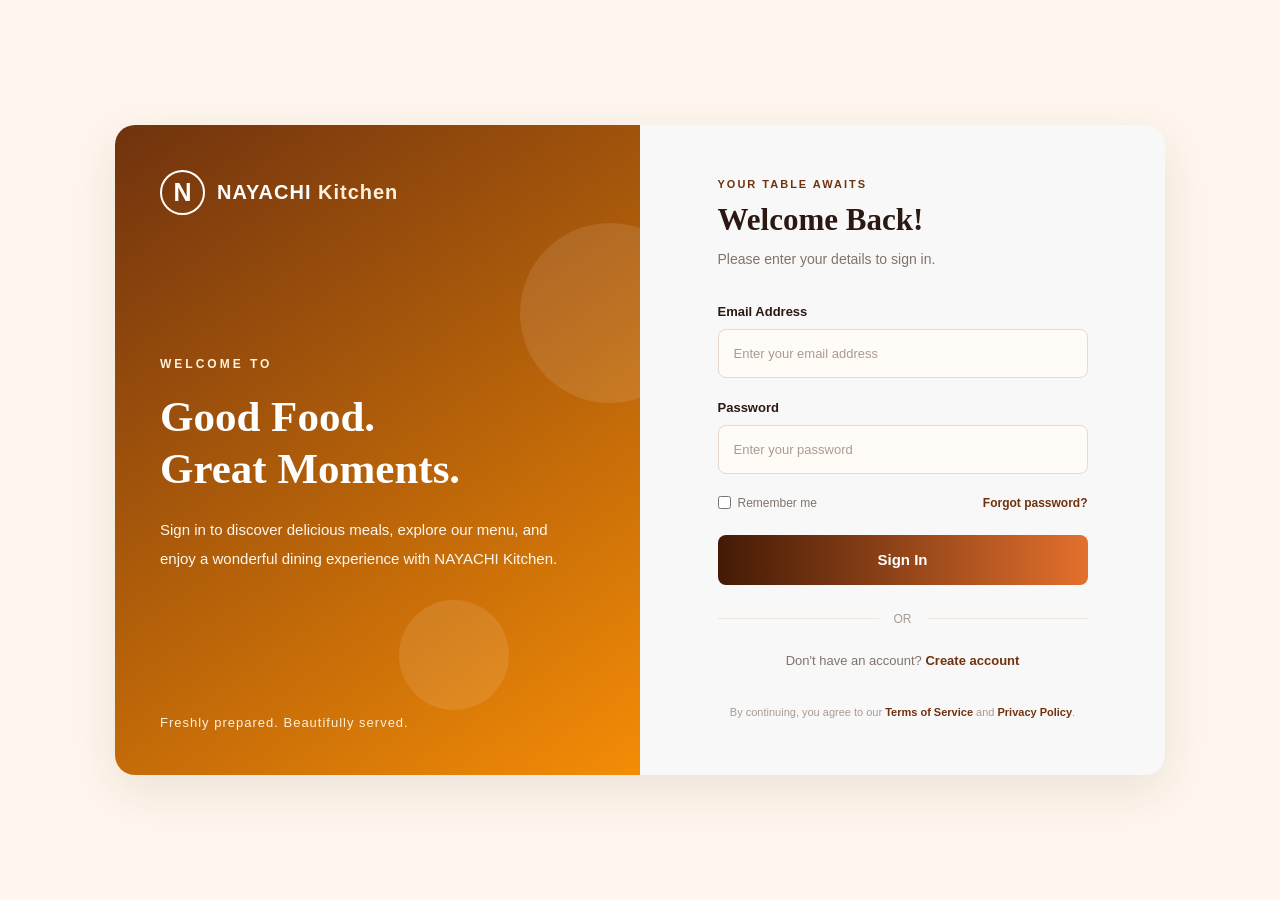
<file: index.html>
<!DOCTYPE html>
<html lang="en">

<head>
    <meta charset="UTF-8">
    <meta name="viewport" content="width=device-width, initial-scale=1.0">

    <title>NAYACHI Kitchen | Login</title>

    <link rel="stylesheet" href="style.css">
</head>

<body>

    <main class="login-container">

        <section class="restaurant-info">
            <div class="brand">
                <span class="brand-icon">N</span>
                <h2>NAYACHI <span>Kitchen</span></h2>
            </div>

            <div class="welcome-text">
                <p class="subtitle">WELCOME TO</p>

                <h1>Good Food.<br>
                    Great Moments.</h1>

                <p>
                    Sign in to discover delicious meals,
                    explore our menu, and enjoy a wonderful
                    dining experience with NAYACHI Kitchen.
                </p>
            </div>

            <p class="restaurant-footer">
                Freshly prepared. Beautifully served.
            </p>
        </section>


        <section class="login-section">

            <div class="login-form-container">

                <p class="small-heading">YOUR TABLE AWAITS</p>

                <h2>Welcome Back!</h2>

                <p class="description">
                    Please enter your details to sign in.
                </p>

                <form id="loginForm">

                    <div class="form-group">
                        <label for="email">Email Address</label>

                        <input type="email" id="email" placeholder="Enter your email address" required>
                    </div>

                    <div class="form-group">
                        <label for="password">Password</label>

                        <input type="password" id="password" placeholder="Enter your password" required minlength="6">
                    </div>

                    <div class="form-options">
                        <label class="remember">
                            <input type="checkbox" id="remember">
                            Remember me
                        </label>

                        <a href="#" id="forgotPassword">
                            Forgot password?
                        </a>
                    </div>

                    <button type="submit" class="login-button">
                        Sign In
                    </button>

                    <p id="message" role="status"></p>

                </form>

                <div class="divider">
                    <span>OR</span>
                </div>

                <p class="signup-text">
                    Don't have an account?
                    <a href="#" id="signupLink">Create account</a>
                </p>

                <p class="terms">
                    By continuing, you agree to our
                    <a href="#">Terms of Service</a>
                    and
                    <a href="#">Privacy Policy</a>.
                </p>

            </div>

        </section>

    </main>

    <script src="script.js"></script>

</body>

</html>
</file>
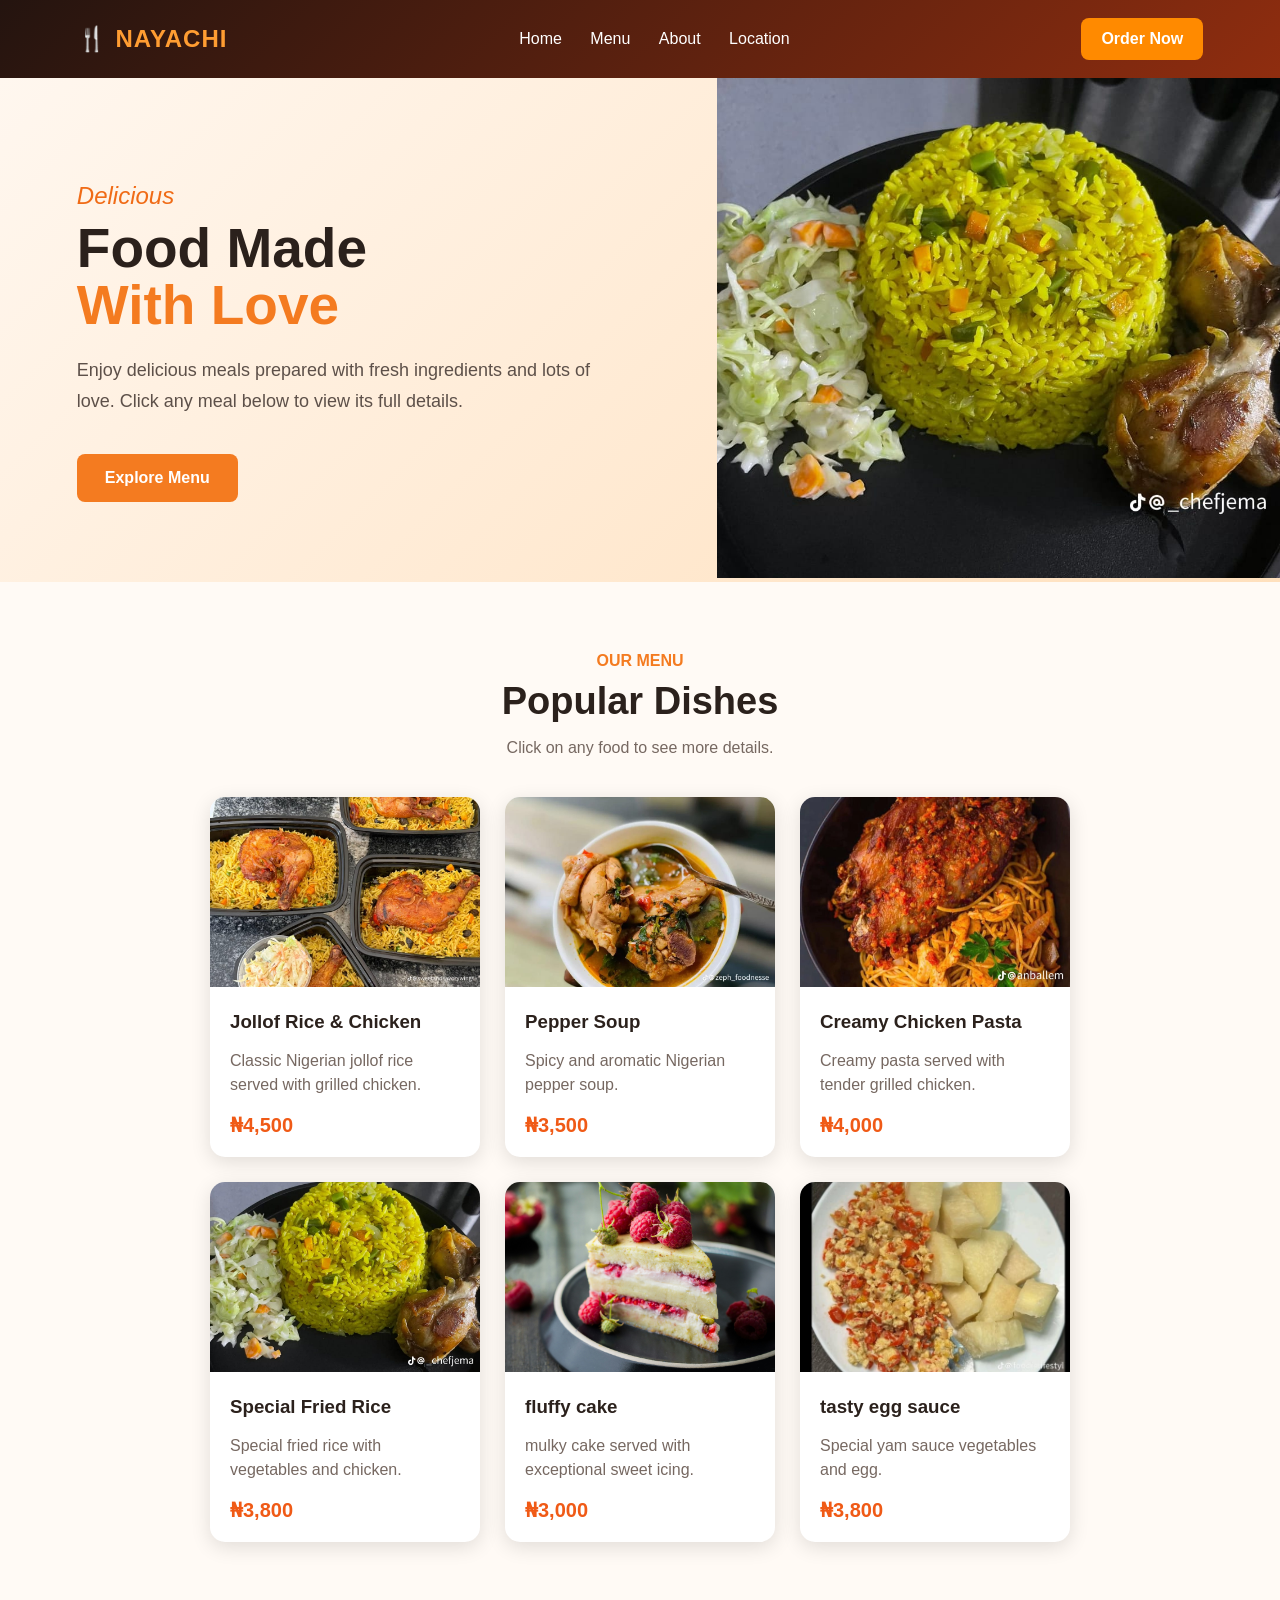
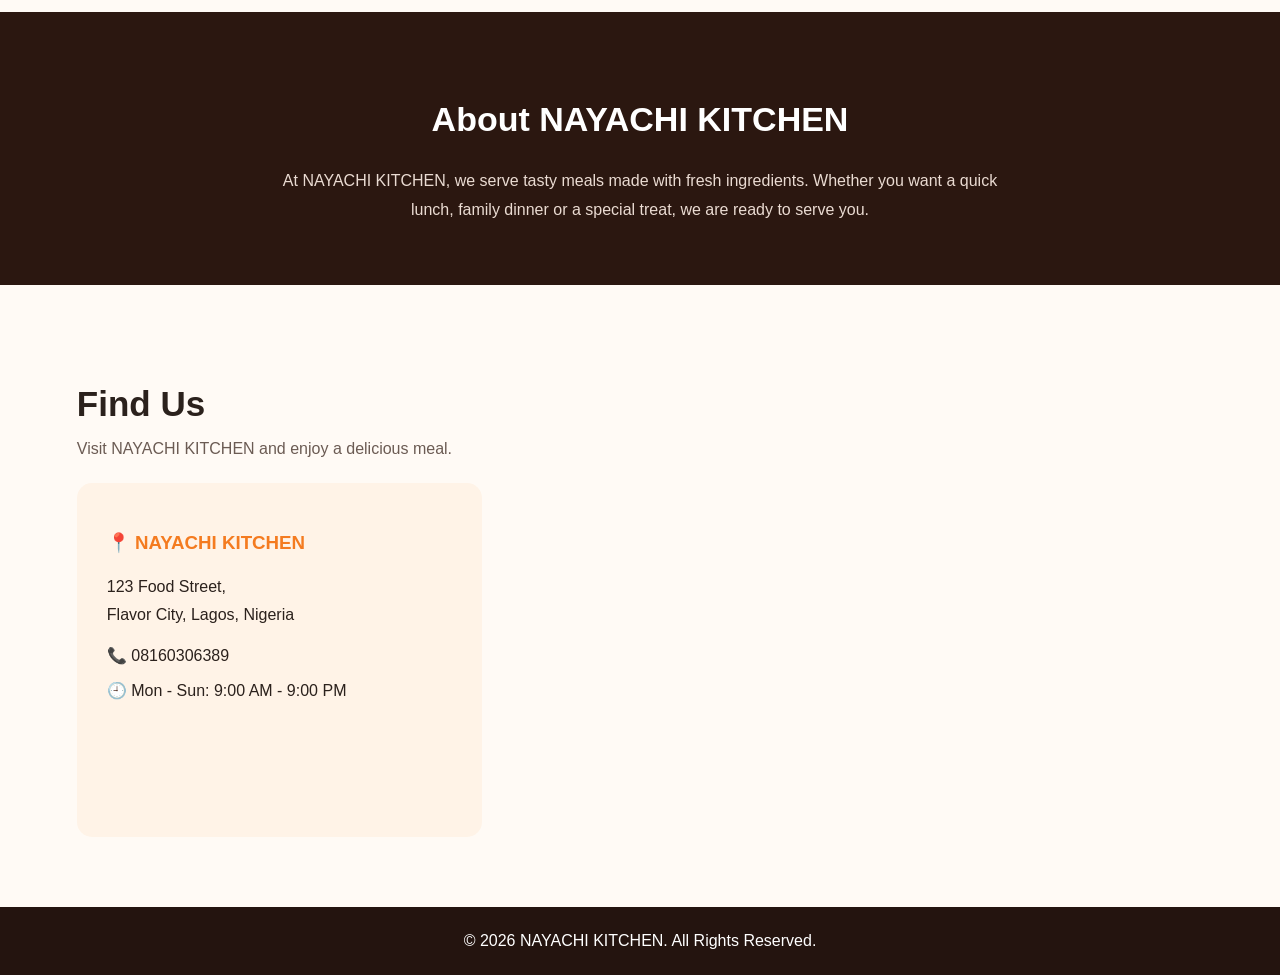
<file: home.html>
<!DOCTYPE html>
<html lang="en">

<head>
    <meta charset="UTF-8">
    <meta name="viewport" content="width=device-width, initial-scale=1.0">
    <title>NAYACHI KITCHEN | Home</title>
</head>

<body style="margin:0; font-family:Arial, sans-serif; background:#fffaf5; color:#2b211c;">

    <!-- NAVBAR -->
    <nav
        style="background:linear-gradient(135deg,#24140f,#8f2d0f); padding:18px 6%; display:flex; align-items:center; justify-content:space-between; color:white;">
        <h2 style="margin:0; color:#ff9d32; letter-spacing:1px;">🍴 NAYACHI</h2>

        <div>
            <a href="index.html" style="color:white; text-decoration:none; margin:0 12px;">Home</a>
            <a href="#menu" style="color:white; text-decoration:none; margin:0 12px;">Menu</a>
            <a href="#about" style="color:white; text-decoration:none; margin:0 12px;">About</a>
            <a href="#location" style="color:white; text-decoration:none; margin:0 12px;">Location</a>
        </div>

        <a href="#menu"
            style="background:#ff8a00; color:white; padding:12px 20px; border-radius:8px; text-decoration:none; font-weight:bold;">Order
            Now</a>
    </nav>

    <!-- HERO -->
    <div
        style="display:flex; flex-wrap:wrap; align-items:center; min-height:500px; background:linear-gradient(135deg,#fff7ef,#ffe0bd);">

        <div style="flex:1; min-width:300px; padding:60px 6%; box-sizing:border-box;">
            <p style="color:#f06b16; font-size:24px; font-style:italic; margin-bottom:10px;">Delicious</p>

            <h1 style="font-size:55px; margin:0 0 20px; line-height:1.05;">
                Food Made<br>
                <span style="color:#f47b20;">With Love</span>
            </h1>

            <p style="font-size:18px; line-height:1.7; max-width:520px; color:#5d5049;">
                Enjoy delicious meals prepared with fresh ingredients and lots of love.
                Click any meal below to view its full details.
            </p>

            <a href="#menu"
                style="display:inline-block; margin-top:20px; background:#f47b20; color:white; padding:15px 28px; border-radius:8px; text-decoration:none; font-weight:bold;">
                Explore Menu
            </a>
        </div>

        <div style="flex:1; min-width:300px;">
            <img src="images/for fried rice.jpeg" alt="Delicious fried rice"
                style="width:100%; height:500px; object-fit:cover;">
        </div>
    </div>

    <!-- MENU -->
    <div id="menu" style="padding:70px 6%;">
        <div style="text-align:center; margin-bottom:40px;">
            <p style="color:#f47b20; font-weight:bold; margin:0;">OUR MENU</p>
            <h2 style="font-size:38px; margin:10px 0;">Popular Dishes</h2>
            <p style="color:#766861;">Click on any food to see more details.</p>
        </div>

        <div style="display:flex; flex-wrap:wrap; gap:25px; justify-content:center;">

            <!-- JOLLOF -->
            <div onclick="openMeal('jollof')"
                style="width:270px; background:white; border-radius:15px; overflow:hidden; box-shadow:0 5px 20px rgba(0,0,0,.12); cursor:pointer; transition:transform .2s;"
                onmouseover="this.style.transform='translateY(-6px)'" onmouseout="this.style.transform='translateY(0)'">
                <img src="images/for jellof.jpeg" alt="Jollof Rice and Chicken"
                    style="width:100%; height:190px; object-fit:cover;">
                <div style="padding:20px;">
                    <h3 style="margin:0 0 8px;">Jollof Rice & Chicken</h3>
                    <p style="color:#766861; line-height:1.5;">Classic Nigerian jollof rice served with grilled chicken.
                    </p>
                    <strong style="color:#f05a16; font-size:20px;">₦4,500</strong>
                </div>
            </div>

            <!-- PEPPER SOUP -->
            <div onclick="openMeal('peppersoup')"
                style="width:270px; background:white; border-radius:15px; overflow:hidden; box-shadow:0 5px 20px rgba(0,0,0,.12); cursor:pointer; transition:transform .2s;"
                onmouseover="this.style.transform='translateY(-6px)'" onmouseout="this.style.transform='translateY(0)'">
                <img src="images/for peeppersoup.jpeg" alt="Pepper soup"
                    style="width:100%; height:190px; object-fit:cover;">
                <div style="padding:20px;">
                    <h3 style="margin:0 0 8px;">Pepper Soup</h3>
                    <p style="color:#766861; line-height:1.5;">Spicy and aromatic Nigerian pepper soup.</p>
                    <strong style="color:#f05a16; font-size:20px;">₦3,500</strong>
                </div>
            </div>

            <!-- PASTA -->
            <div onclick="openMeal('pasta')"
                style="width:270px; background:white; border-radius:15px; overflow:hidden; box-shadow:0 5px 20px rgba(0,0,0,.12); cursor:pointer; transition:transform .2s;"
                onmouseover="this.style.transform='translateY(-6px)'" onmouseout="this.style.transform='translateY(0)'">
                <img src="images/for pasta.jpeg" alt="Creamy pasta" style="width:100%; height:190px; object-fit:cover;">
                <div style="padding:20px;">
                    <h3 style="margin:0 0 8px;">Creamy Chicken Pasta</h3>
                    <p style="color:#766861; line-height:1.5;">Creamy pasta served with tender grilled chicken.</p>
                    <strong style="color:#f05a16; font-size:20px;">₦4,000</strong>
                </div>
            </div>

            <!-- FRIED RICE -->
            <div onclick="openMeal('friedrice')"
                style="width:270px; background:white; border-radius:15px; overflow:hidden; box-shadow:0 5px 20px rgba(0,0,0,.12); cursor:pointer; transition:transform .2s;"
                onmouseover="this.style.transform='translateY(-6px)'" onmouseout="this.style.transform='translateY(0)'">
                <img src="images/for fried rice.jpeg" alt="Fried rice"
                    style="width:100%; height:190px; object-fit:cover;">
                <div style="padding:20px;">
                    <h3 style="margin:0 0 8px;">Special Fried Rice</h3>
                    <p style="color:#766861; line-height:1.5;">Special fried rice with vegetables and chicken.</p>
                    <strong style="color:#f05a16; font-size:20px;">₦3,800</strong>
                </div>
            </div>
            <div onclick="openMeal('cake')"
                style="width:270px; background:white; border-radius:15px; overflow:hidden; box-shadow:0 5px 20px rgba(0,0,0,.12); cursor:pointer; transition:transform .2s;"
                onmouseover="this.style.transform='translateY(-6px)'" onmouseout="this.style.transform='translateY(0)'">
                <img src="images/5.jfif" alt="yummy cake" style="width:100%; height:190px; object-fit:cover;">
                <div style="padding:20px;">
                    <h3 style="margin:0 0 8px;">fluffy cake</h3>
                    <p style="color:#766861; line-height:1.5;">mulky cake served with exceptional sweet icing.</p>
                    <strong style="color:#f05a16; font-size:20px;">₦3,000</strong>
                </div>
            </div>

            <div onclick="openMeal('yamsauce')"
                style="width:270px; background:white; border-radius:15px; overflow:hidden; box-shadow:0 5px 20px rgba(0,0,0,.12); cursor:pointer; transition:transform .2s;"
                onmouseover="this.style.transform='translateY(-6px)'" onmouseout="this.style.transform='translateY(0)'">
                <img src="images/for egg sauce.jpeg" alt="egg sauce"
                    style="width:100%; height:190px; object-fit:cover;">
                <div style="padding:20px;">
                    <h3 style="margin:0 0 8px;">tasty egg sauce</h3>
                    <p style="color:#766861; line-height:1.5;">Special yam sauce vegetables and egg.</p>
                    <strong style="color:#f05a16; font-size:20px;">₦3,800</strong>
                </div>
            </div>

        </div>
    </div>

    <!-- ABOUT -->
    <div id="about" style="padding:60px 6%; background:#2b1710; color:white; text-align:center;">
        <h2 style="font-size:34px;">About NAYACHI KITCHEN</h2>
        <p style="max-width:750px; margin:auto; line-height:1.8; color:#eadbd2;">
            At NAYACHI KITCHEN, we serve tasty meals made with fresh ingredients.
            Whether you want a quick lunch, family dinner or a special treat,
            we are ready to serve you.
        </p>
    </div>

    <!-- LOCATION -->
    <div id="location" style="padding:70px 6%;">
        <h2 style="font-size:35px; margin-bottom:10px;">Find Us</h2>
        <p style="color:#6b5b53; margin-bottom:25px;">Visit NAYACHI KITCHEN and enjoy a delicious meal.</p>

        <div style="display:flex; flex-wrap:wrap; gap:30px; align-items:stretch;">
            <div style="flex:1; min-width:280px; padding:30px; background:#fff3e7; border-radius:15px;">
                <h3 style="color:#f47b20;">📍 NAYACHI KITCHEN</h3>
                <p style="line-height:1.8;">
                    123 Food Street,<br>
                    Flavor City, Lagos, Nigeria
                </p>
                <p>📞 08160306389</p>
                <p>🕘 Mon - Sun: 9:00 AM - 9:00 PM</p>
            </div>

            <div style="flex:2; min-width:300px;">
                <iframe
                    src="https://www.openstreetmap.org/export/embed.html?bbox=3.34%2C6.48%2C3.42%2C6.56&layer=mapnik"
                    style="width:100%; height:350px; border:0; border-radius:15px;" title="NAYACHI KITCHEN map">
                </iframe>
            </div>
        </div>
    </div>

    <!-- FOOTER -->
    <footer style="background:#24140f; color:white; text-align:center; padding:25px;">
        <p style="margin:0;">© 2026 NAYACHI KITCHEN. All Rights Reserved.</p>
    </footer>

    <script>
        function openMeal(meal) {
            localStorage.setItem("selectedMeal", meal);
            window.location.href = "details.html";
        }
    </script>

</body>

</html>
</file>
<file: style.css>
* {
    margin: 0;
    padding: 0;
    box-sizing: border-box;
}

body {
    font-family: Arial, Helvetica, sans-serif;
    background: #FFF7ED;
    color: #2B1812;
    min-height: 100vh;
    display: flex;
    justify-content: center;
    align-items: center;
    padding: 30px;
}

.login-container {
    width: 100%;
    max-width: 1050px;
    min-height: 650px;
    display: grid;
    grid-template-columns: 1fr 1fr;
    background: #f9f8f8;
    border-radius: 20px;
    overflow: hidden;
    box-shadow: 0 15px 50px rgba(43, 24, 18, 0.10);
}

/* RESTAURANT BRANDING */

.restaurant-info {
    background: linear-gradient(145deg, #70320e, #F48C06);
    color: #FFFFFF;
    padding: 45px;
    display: flex;
    flex-direction: column;
    justify-content: space-between;
}

.brand {
    display: flex;
    align-items: center;
    gap: 12px;
}

.brand-icon {
    width: 45px;
    height: 45px;
    border: 2px solid #FFFFFF;
    display: flex;
    align-items: center;
    justify-content: center;
    font-size: 25px;
    font-weight: bold;
    border-radius: 50%;
}

.brand h2 {
    font-size: 20px;
    letter-spacing: 1px;
}

.brand h2 span {
    color: #FFF0D9;
}

.welcome-text {
    max-width: 400px;
}

.subtitle {
    color: #FFF0D9;
    font-size: 12px;
    font-weight: bold;
    letter-spacing: 3px;
    margin-bottom: 20px;
}

.welcome-text h1 {
    font-family: Georgia, serif;
    font-size: 43px;
    line-height: 1.2;
    margin-bottom: 22px;
}

.welcome-text > p:last-child {
    color: #FFF7ED;
    font-size: 15px;
    line-height: 1.9;
}

.restaurant-footer {
    color: #FFF0D9;
    font-size: 13px;
    letter-spacing: 1px;
}

/* LOGIN FORM */

.login-section {
    display: flex;
    justify-content: center;
    align-items: center;
    padding: 45px;
}

.login-form-container {
    width: 100%;
    max-width: 370px;
}

.small-heading {
    color: #70320e;
    font-size: 11px;
    font-weight: bold;
    letter-spacing: 2px;
    margin-bottom: 12px;
}

.login-form-container h2 {
    font-family: Georgia, serif;
    font-size: 31px;
    margin-bottom: 10px;
    color: #2B1812;
}

.description {
    color: #81736B;
    font-size: 14px;
    margin-bottom: 32px;
    line-height: 1.7;
}

.form-group {
    margin-bottom: 22px;
}

.form-group label {
    display: block;
    font-size: 13px;
    font-weight: bold;
    margin-bottom: 10px;
}

.form-group input {
    width: 100%;
    height: 49px;
    padding: 0 15px;
    border: 1px solid #E8D9C9;
    border-radius: 8px;
    outline: none;
    font-size: 13px;
    background: #FFFCF8;
    transition: 0.3s;
}

.form-group input:focus {
    border-color:#70320e;
    box-shadow: 0 0 0 3px rgba(232, 93, 4, 0.12);
}

.form-group input::placeholder {
    color: #A89B91;
}

/* FORM OPTIONS */

.form-options {
    display: flex;
    justify-content: space-between;
    align-items: center;
    gap: 10px;
    margin: 5px 0 25px;
    font-size: 12px;
}

.remember {
    display: flex;
    align-items: center;
    gap: 7px;
    color: #81736B;
}

.remember input {
    accent-color: #70320e;
}

.form-options a,
.signup-text a,
.terms a {
    color:#70320e;
    text-decoration: none;
    font-weight: bold;
}

.form-options a:hover,
.signup-text a:hover,
.terms a:hover {
    color: #70320e;
    text-decoration: underline;
}

/* SIGN IN BUTTON */

.login-button {
    width: 100%;
    height: 50px;
    background: linear-gradient(90deg, #431a05, #e3702d);
    color: #FFFFFF;
    border: none;
    border-radius: 8px;
    font-size: 15px;
    font-weight: bold;
    cursor: pointer;
    transition: 0.3s;
}

.login-button:hover {
    background: #c06937;
    transform: translateY(-2px);
    box-shadow: 0 7px 18px rgba(232, 93, 4, 0.20);
}

#message {
    margin-top: 15px;
    font-size: 13px;
    line-height: 1.6;
}

/* DIVIDER */

.divider {
    display: flex;
    align-items: center;
    gap: 15px;
    margin: 27px 0;
    color: #A89B91;
    font-size: 12px;
}

.divider::before,
.divider::after {
    content: "";
    flex: 1;
    height: 1px;
    background: #EFE5DB;
}

.signup-text {
    text-align: center;
    font-size: 13px;
    color: #81736B;
}

.terms {
    margin-top: 35px;
    text-align: center;
    color: #A89B91;
    font-size: 11px;
    line-height: 1.8;
}

/* MOBILE RESPONSIVENESS */

@media (max-width: 750px) {
    body {
        padding: 15px;
        align-items: flex-start;
    }

    .login-container {
        grid-template-columns: 1fr;
        max-width: 450px;
        margin: auto;
    }

    .restaurant-info {
        padding: 30px;
        min-height: 300px;
    }

    .welcome-text {
        margin: 45px 0 35px;
    }

    .welcome-text h1 {
        font-size: 32px;
    }

    .welcome-text > p:last-child {
        font-size: 13px;
    }

    .restaurant-footer {
        font-size: 11px;
    }

    .login-section {
        padding: 35px 25px;
    }

    .login-form-container h2 {
        font-size: 27px;
    }
}

@media (max-width: 360px) {
    .restaurant-info {
        padding: 22px;
    }

    .brand h2 {
        font-size: 17px;
    }

    .login-section {
        padding: 30px 18px;
    }

    .form-options {
        flex-wrap: wrap;
    }
}
/* Floating orange bubbles */
.restaurant-info {
    position: relative;
    overflow: hidden;
    isolation: isolate;
}

.restaurant-info::before,
.restaurant-info::after {
    content: "";
    position: absolute;
    border-radius: 50%;
    background: rgba(255, 255, 255, 0.10);
    z-index: -1;
    pointer-events: none;
}

.restaurant-info::before {
    width: 180px;
    height: 180px;
    top: 15%;
    right: -60px;
    animation: floatBubble 7s ease-in-out infinite;
}

.restaurant-info::after {
    width: 110px;
    height: 110px;
    bottom: 10%;
    right: 25%;
    animation: floatBubble 5s ease-in-out infinite reverse;
}

@keyframes floatBubble {
    0%, 100% {
        transform: translateY(0) rotate(0deg);
    }

    50% {
        transform: translateY(-25px) rotate(15deg);
    }
}



.login-container {
    transform-style: preserve-3d;
    will-change: transform;
    transition: transform 0.2s ease-out;
}

@media (prefers-reduced-motion: reduce) {
    .login-container {
        will-change: auto;
    }
}
</file>
